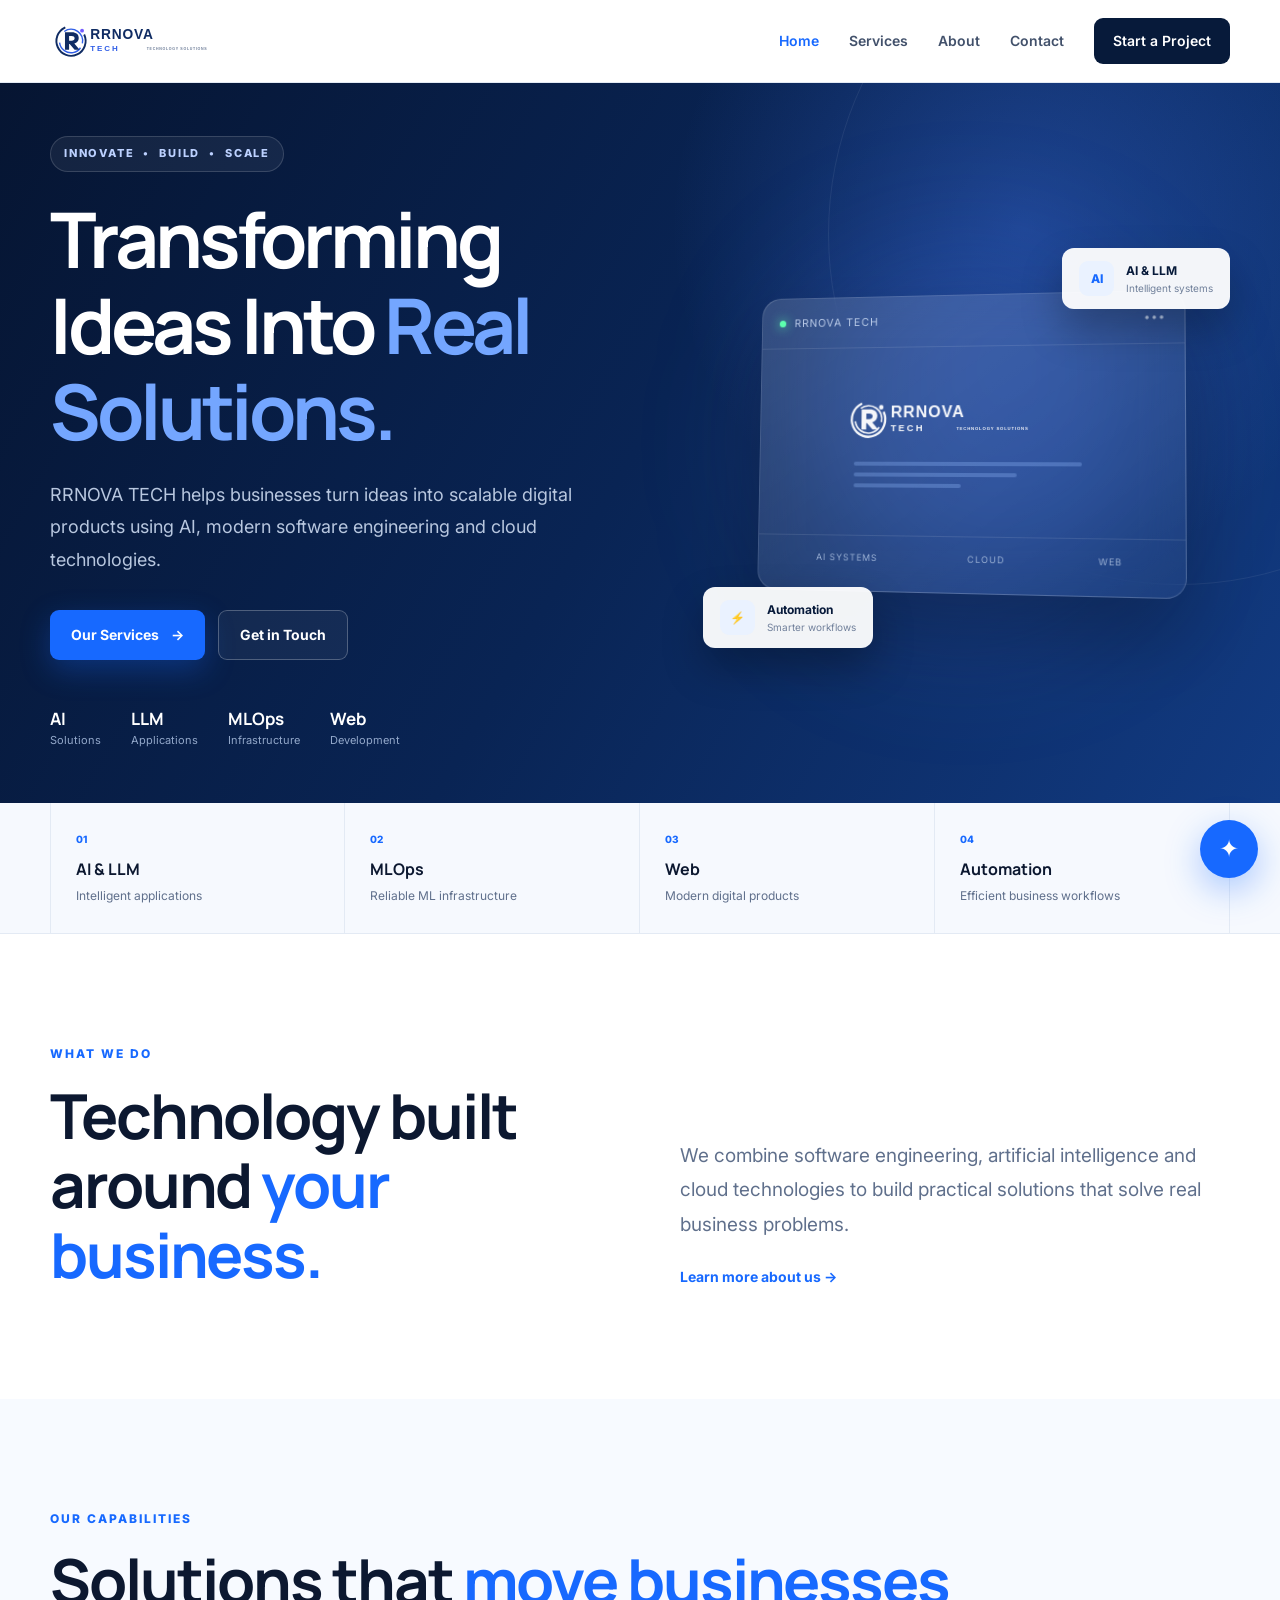
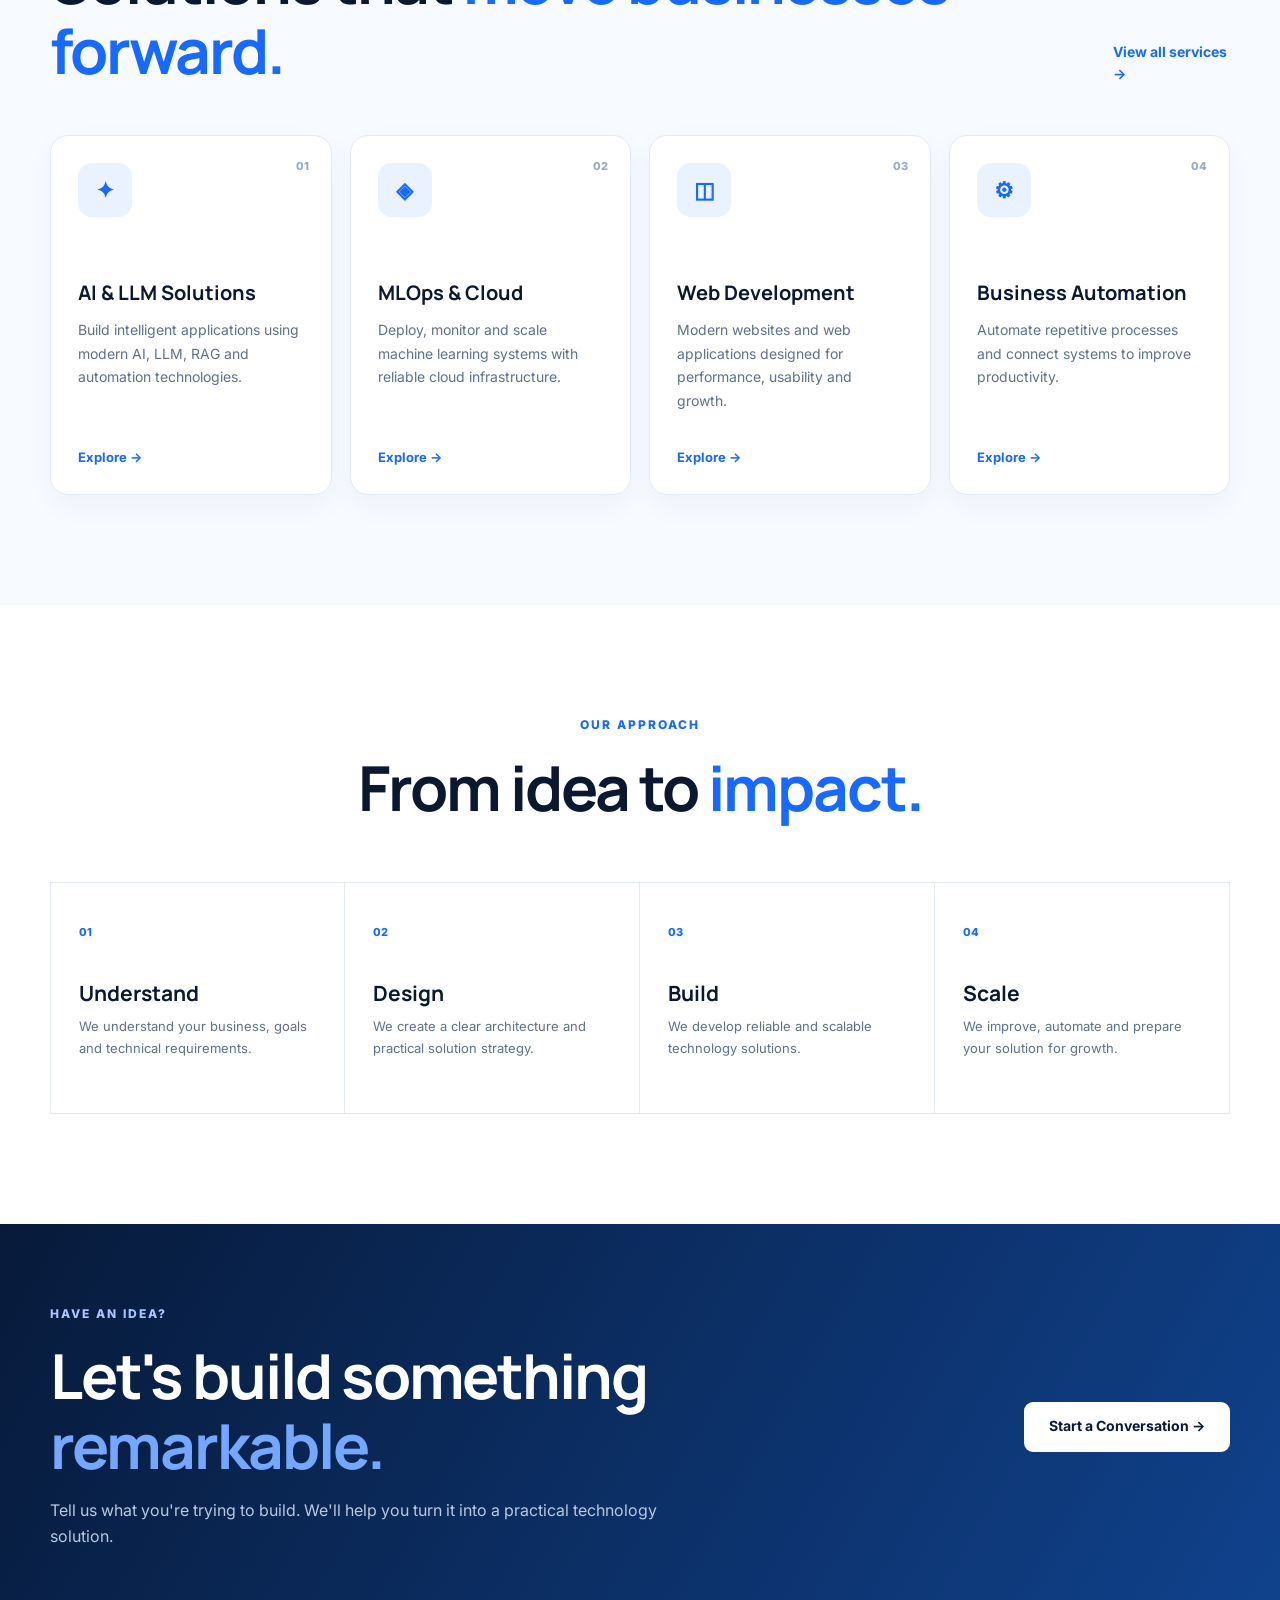
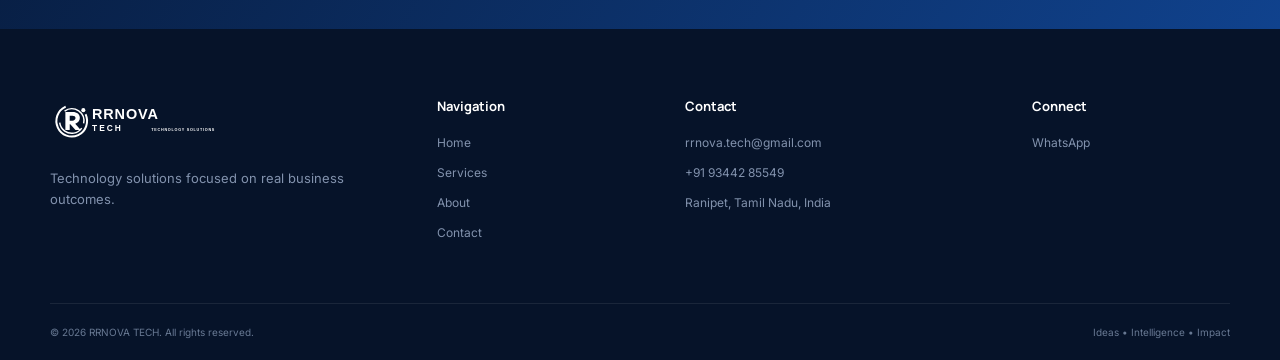
<file: index.html>
<!DOCTYPE html>
<html lang="en">
<head>
    <meta charset="UTF-8">

    <meta
        name="viewport"
        content="width=device-width, initial-scale=1.0"
    >

    <meta
        name="description"
        content="RRNOVA TECH provides AI, LLM, MLOps, cloud, web development and business automation solutions."
    >

    <meta
        name="keywords"
        content="RRNOVA TECH, AI solutions, LLM, MLOps, web development, automation, Ranipet"
    >

    <meta name="author" content="RRNOVA TECH">

    <title>RRNOVA TECH | Technology Solutions</title>

    <link rel="icon" href="images/logo.svg">

    <link rel="preconnect" href="https://fonts.googleapis.com">
    <link rel="preconnect" href="https://fonts.gstatic.com" crossorigin>

    <link
        href="https://fonts.googleapis.com/css2?family=Inter:wght@400;500;600;700;800&family=Manrope:wght@500;600;700;800&display=swap"
        rel="stylesheet"
    >

    <link rel="stylesheet" href="styles.css">
</head>

<body>

<!-- ================= NAVBAR ================= -->

<header class="navbar">

    <div class="container nav-container">

        <a href="index.html" class="brand">
            <img
                src="images/logo.svg"
                alt="RRNOVA TECH"
                class="logo"
            >
        </a>

        <button
            class="menu-toggle"
            id="menuToggle"
            aria-label="Open navigation"
        >
            ☰
        </button>

        <nav class="nav-links" id="navLinks">

            <a href="index.html" class="active">
                Home
            </a>

            <a href="services.html">
                Services
            </a>

            <a href="about.html">
                About
            </a>

            <a href="contact.html">
                Contact
            </a>

            <a
                href="contact.html"
                class="nav-button"
            >
                Start a Project
            </a>

        </nav>

    </div>

</header>


<!-- ================= HERO ================= -->

<main>

<section class="hero">

    <div class="container hero-grid">

        <div class="hero-content">

            <div class="eyebrow">
                INNOVATE <span>•</span> BUILD <span>•</span> SCALE
            </div>

            <h1>
                Transforming Ideas Into
                <span>Real Solutions.</span>
            </h1>

            <p class="hero-text">
                RRNOVA TECH helps businesses turn ideas into
                scalable digital products using AI, modern
                software engineering and cloud technologies.
            </p>

            <div class="hero-buttons">

                <a
                    href="services.html"
                    class="btn btn-primary"
                >
                    Our Services
                    <span>→</span>
                </a>

                <a
                    href="contact.html"
                    class="btn btn-outline"
                >
                    Get in Touch
                </a>

            </div>

            <div class="hero-stats">

                <div>
                    <strong>AI</strong>
                    <span>Solutions</span>
                </div>

                <div>
                    <strong>LLM</strong>
                    <span>Applications</span>
                </div>

                <div>
                    <strong>MLOps</strong>
                    <span>Infrastructure</span>
                </div>

                <div>
                    <strong>Web</strong>
                    <span>Development</span>
                </div>

            </div>

        </div>


        <!-- HERO VISUAL -->

        <div class="hero-visual">

            <div class="visual-glow"></div>

            <div class="tech-card main-card">

                <div class="card-top">

                    <span class="status-dot"></span>

                    <span>
                        RRNOVA TECH
                    </span>

                    <span class="card-menu">
                        •••
                    </span>

                </div>

                <div class="screen-content">

                    <img
                        src="images/logo.svg"
                        alt="RRNOVA TECH Logo"
                        class="hero-logo"
                    >

                    <div class="screen-lines">

                        <span></span>
                        <span></span>
                        <span></span>

                    </div>

                </div>

                <div class="card-bottom">

                    <span>AI SYSTEMS</span>
                    <span>CLOUD</span>
                    <span>WEB</span>

                </div>

            </div>


            <div class="floating-card floating-one">

                <div class="floating-icon">
                    AI
                </div>

                <div>
                    <strong>AI & LLM</strong>
                    <small>Intelligent systems</small>
                </div>

            </div>


            <div class="floating-card floating-two">

                <div class="floating-icon">
                    ⚡
                </div>

                <div>
                    <strong>Automation</strong>
                    <small>Smarter workflows</small>
                </div>

            </div>

        </div>

    </div>

</section>


<!-- ================= CAPABILITIES ================= -->

<section class="capabilities">

    <div class="container">

        <div class="capability-grid">

            <div>
                <span>01</span>
                <strong>AI & LLM</strong>
                <p>Intelligent applications</p>
            </div>

            <div>
                <span>02</span>
                <strong>MLOps</strong>
                <p>Reliable ML infrastructure</p>
            </div>

            <div>
                <span>03</span>
                <strong>Web</strong>
                <p>Modern digital products</p>
            </div>

            <div>
                <span>04</span>
                <strong>Automation</strong>
                <p>Efficient business workflows</p>
            </div>

        </div>

    </div>

</section>


<!-- ================= INTRO ================= -->

<section class="section">

    <div class="container intro-grid">

        <div>

            <div class="section-label">
                WHAT WE DO
            </div>

            <h2>
                Technology built around
                <span>your business.</span>
            </h2>

        </div>

        <div>

            <p class="large-text">
                We combine software engineering, artificial
                intelligence and cloud technologies to build
                practical solutions that solve real business
                problems.
            </p>

            <a
                href="about.html"
                class="text-link"
            >
                Learn more about us →
            </a>

        </div>

    </div>

</section>


<!-- ================= SERVICES ================= -->

<section class="section services-section">

    <div class="container">

        <div class="section-heading">

            <div>

                <div class="section-label">
                    OUR CAPABILITIES
                </div>

                <h2>
                    Solutions that
                    <span>move businesses forward.</span>
                </h2>

            </div>

            <a
                href="services.html"
                class="text-link"
            >
                View all services →
            </a>

        </div>


        <div class="services-grid">

            <article class="service-card">

                <div class="service-number">
                    01
                </div>

                <div class="service-icon">
                    ✦
                </div>

                <h3>
                    AI & LLM Solutions
                </h3>

                <p>
                    Build intelligent applications using
                    modern AI, LLM, RAG and automation
                    technologies.
                </p>

                <a href="services.html">
                    Explore →
                </a>

            </article>


            <article class="service-card">

                <div class="service-number">
                    02
                </div>

                <div class="service-icon">
                    ◈
                </div>

                <h3>
                    MLOps & Cloud
                </h3>

                <p>
                    Deploy, monitor and scale machine learning
                    systems with reliable cloud infrastructure.
                </p>

                <a href="services.html">
                    Explore →
                </a>

            </article>


            <article class="service-card">

                <div class="service-number">
                    03
                </div>

                <div class="service-icon">
                    ◫
                </div>

                <h3>
                    Web Development
                </h3>

                <p>
                    Modern websites and web applications
                    designed for performance, usability and
                    growth.
                </p>

                <a href="services.html">
                    Explore →
                </a>

            </article>


            <article class="service-card">

                <div class="service-number">
                    04
                </div>

                <div class="service-icon">
                    ⚙
                </div>

                <h3>
                    Business Automation
                </h3>

                <p>
                    Automate repetitive processes and connect
                    systems to improve productivity.
                </p>

                <a href="services.html">
                    Explore →
                </a>

            </article>

        </div>

    </div>

</section>


<!-- ================= PROCESS ================= -->

<section class="process-section">

    <div class="container">

        <div class="section-heading centered">

            <div>

                <div class="section-label">
                    OUR APPROACH
                </div>

                <h2>
                    From idea to
                    <span>impact.</span>
                </h2>

            </div>

        </div>


        <div class="process-grid">

            <div class="process-item">

                <span>01</span>

                <h3>
                    Understand
                </h3>

                <p>
                    We understand your business,
                    goals and technical requirements.
                </p>

            </div>


            <div class="process-item">

                <span>02</span>

                <h3>
                    Design
                </h3>

                <p>
                    We create a clear architecture and
                    practical solution strategy.
                </p>

            </div>


            <div class="process-item">

                <span>03</span>

                <h3>
                    Build
                </h3>

                <p>
                    We develop reliable and scalable
                    technology solutions.
                </p>

            </div>


            <div class="process-item">

                <span>04</span>

                <h3>
                    Scale
                </h3>

                <p>
                    We improve, automate and prepare
                    your solution for growth.
                </p>

            </div>

        </div>

    </div>

</section>


<!-- ================= CTA ================= -->

<section class="cta-section">

    <div class="container cta-content">

        <div>

            <div class="section-label light">
                HAVE AN IDEA?
            </div>

            <h2>
                Let's build something
                <span>remarkable.</span>
            </h2>

            <p>
                Tell us what you're trying to build.
                We'll help you turn it into a practical
                technology solution.
            </p>

        </div>

        <a
            href="contact.html"
            class="btn btn-white"
        >
            Start a Conversation →
        </a>

    </div>

</section>

</main>


<!-- ================= FOOTER ================= -->

<footer class="footer">

    <div class="container footer-grid">

        <div class="footer-brand">

            <img
                src="images/logo.svg"
                alt="RRNOVA TECH"
                class="footer-logo"
            >

            <p>
                Technology solutions focused on real
                business outcomes.
            </p>

        </div>


        <div class="footer-column">

            <h4>
                Navigation
            </h4>

            <a href="index.html">
                Home
            </a>

            <a href="services.html">
                Services
            </a>

            <a href="about.html">
                About
            </a>

            <a href="contact.html">
                Contact
            </a>

        </div>


        <div class="footer-column">

            <h4>
                Contact
            </h4>

            <a href="mailto:rrnova.tech@gmail.com">
                rrnova.tech@gmail.com
            </a>

            <a href="tel:+919344285549">
                +91 93442 85549
            </a>

            <span>
                Ranipet, Tamil Nadu, India
            </span>

        </div>


        <div class="footer-column">

            <h4>
                Connect
            </h4>

            <a
                href="https://wa.me/919344285549"
                target="_blank"
                rel="noopener"
            >
                WhatsApp
            </a>

        </div>

    </div>


    <div class="container footer-bottom">

        <span>
            © 2026 RRNOVA TECH. All rights reserved.
        </span>

        <span>
            Ideas • Intelligence • Impact
        </span>

    </div>

</footer>


<!-- CHATBOT -->

<div
    class="chatbot"
    id="chatbot"
>

    <button
        class="chatbot-button"
        id="chatbotButton"
        aria-label="Open RRNOVA Assistant"
    >
        ✦
    </button>


    <div
        class="chatbot-window"
        id="chatbotWindow"
    >

        <div class="chatbot-header">

            <div>

                <strong>
                    RRNOVA Assistant
                </strong>

                <span>
                    Online
                </span>

            </div>

            <button
                id="chatbotClose"
                aria-label="Close chatbot"
            >
                ×
            </button>

        </div>


        <div
            class="chatbot-messages"
            id="chatbotMessages"
        >

            <div class="bot-message">
                Hi! 👋 I'm the RRNOVA Assistant.
                How can I help you?
            </div>

        </div>


        <div class="chatbot-quick">

            <button data-question="What services do you provide?">
                Services
            </button>

            <button data-question="Tell me about AI and LLM solutions">
                AI / LLM
            </button>

            <button data-question="How can I contact you?">
                Contact
            </button>

        </div>


        <form
            class="chatbot-input"
            id="chatbotForm"
        >

            <input
                type="text"
                id="chatbotInput"
                placeholder="Ask something..."
                autocomplete="off"
            >

            <button type="submit">
                →
            </button>

        </form>

    </div>

</div>


<script src="chatbot.js"></script>

<script>

const menuToggle =
    document.getElementById("menuToggle");

const navLinks =
    document.getElementById("navLinks");

menuToggle.addEventListener("click", () => {

    navLinks.classList.toggle("open");

});

</script>

</body>
</html>
</file>
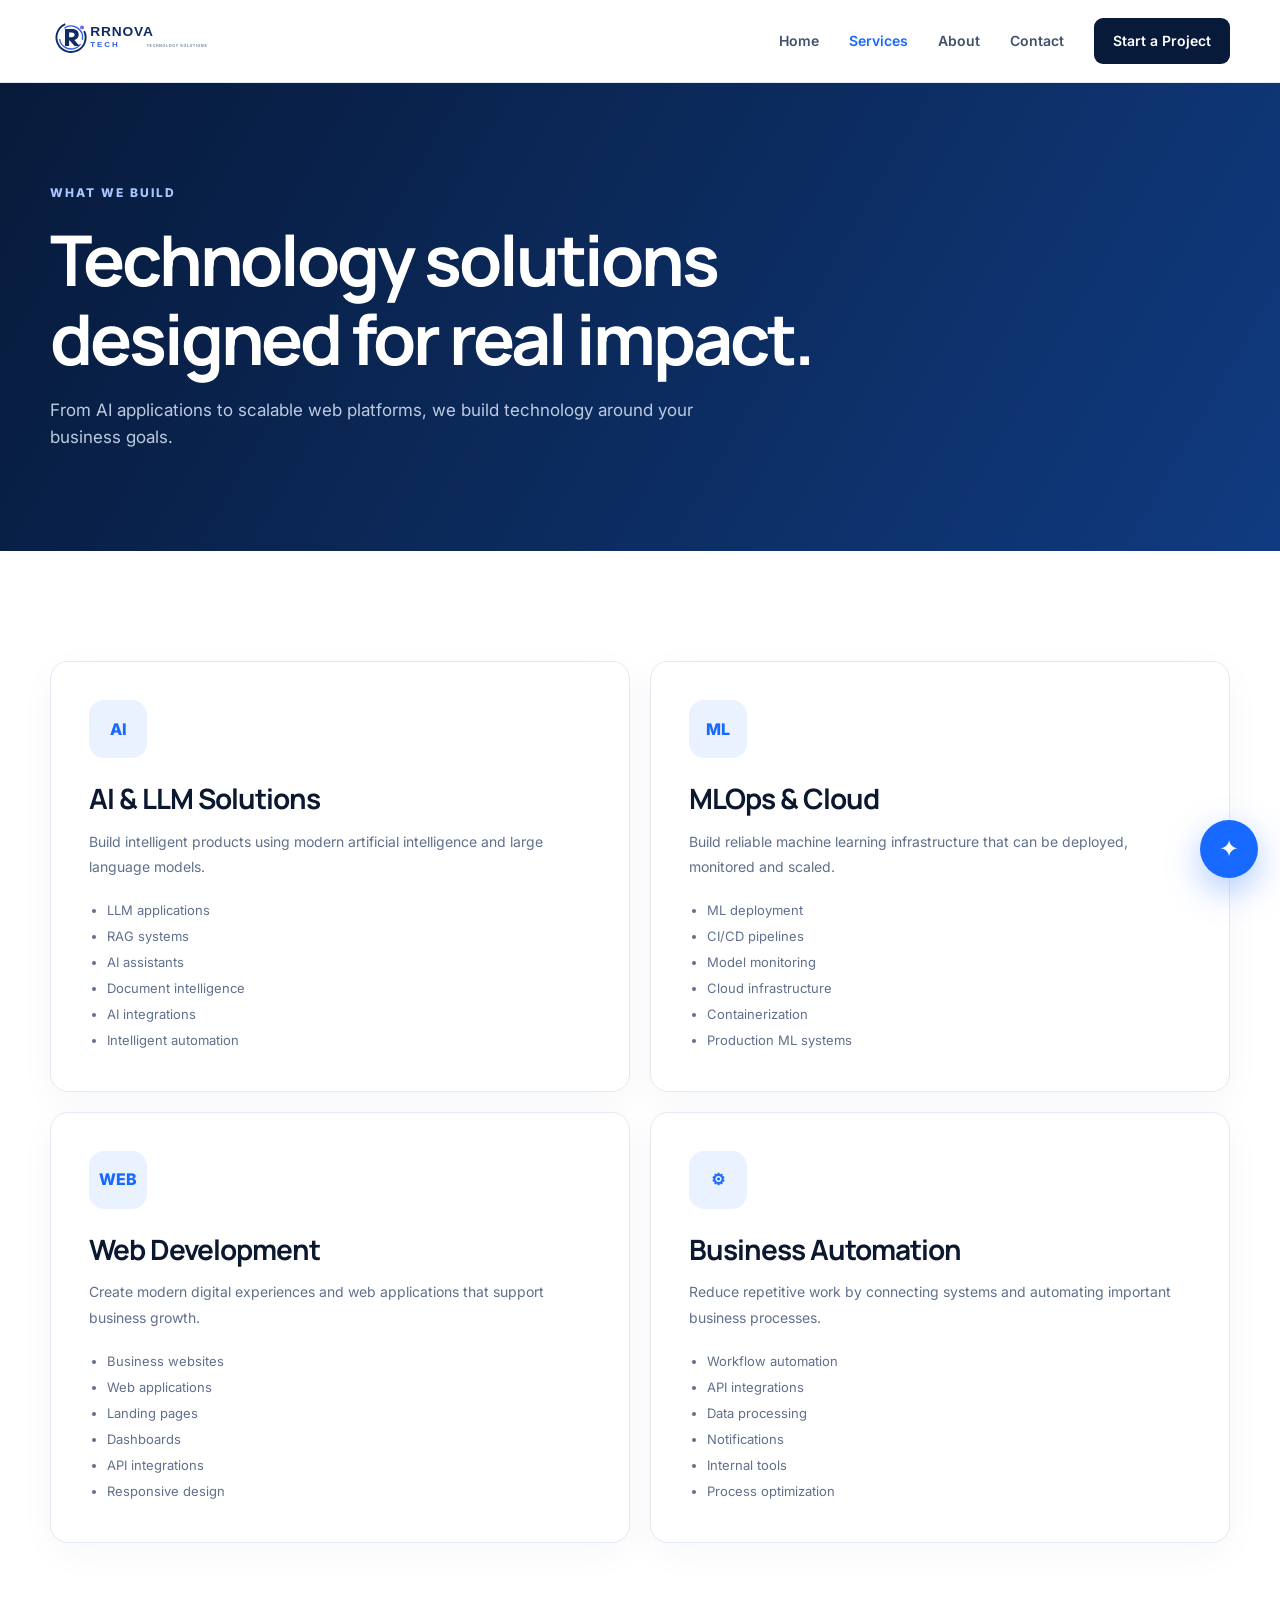
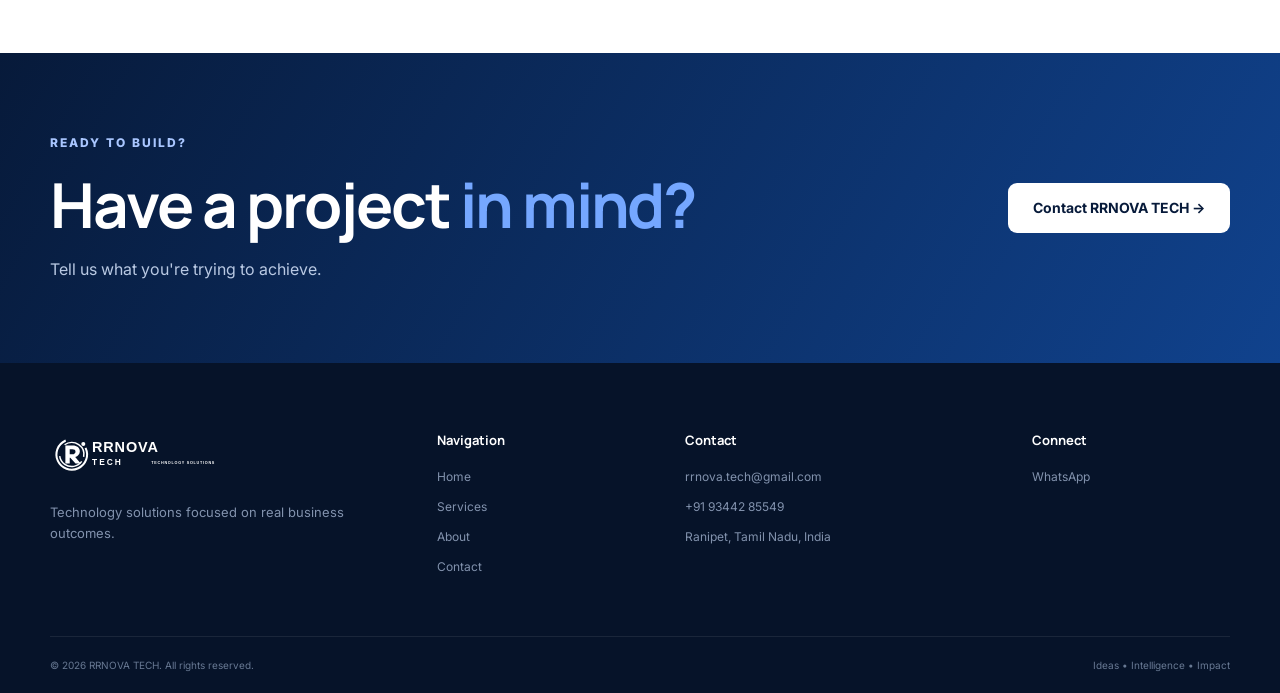
<file: about.html>
<!DOCTYPE html>
<html lang="en">

<head>

    <meta charset="UTF-8">

    <meta
        name="viewport"
        content="width=device-width, initial-scale=1.0"
    >

    <meta
        name="description"
        content="RRNOVA TECH services including AI, LLM, MLOps, cloud, web development and business automation."
    >

    <title>Services | RRNOVA TECH</title>

    <link rel="icon" href="images/logo.svg">

    <link
        href="https://fonts.googleapis.com/css2?family=Inter:wght@400;500;600;700;800&family=Manrope:wght@500;600;700;800&display=swap"
        rel="stylesheet"
    >

    <link rel="stylesheet" href="styles.css">

</head>

<body>


<header class="navbar">

    <div class="container nav-container">

        <a href="index.html">
            <img
                src="images/logo.svg"
                class="logo"
                alt="RRNOVA TECH"
            >
        </a>

        <button
            class="menu-toggle"
            id="menuToggle"
        >
            ☰
        </button>

        <nav
            class="nav-links"
            id="navLinks"
        >

            <a href="index.html">
                Home
            </a>

            <a
                href="services.html"
                class="active"
            >
                Services
            </a>

            <a href="about.html">
                About
            </a>

            <a href="contact.html">
                Contact
            </a>

            <a
                href="contact.html"
                class="nav-button"
            >
                Start a Project
            </a>

        </nav>

    </div>

</header>


<section class="page-hero">

    <div class="container">

        <div class="section-label light">
            WHAT WE BUILD
        </div>

        <h1>
            Technology solutions
            designed for real impact.
        </h1>

        <p>
            From AI applications to scalable web platforms,
            we build technology around your business goals.
        </p>

    </div>

</section>


<section class="section">

    <div class="container">

        <div class="service-detail-grid">


            <article class="service-detail">

                <div class="service-detail-icon">
                    AI
                </div>

                <h2>
                    AI & LLM
                    <span>Solutions</span>
                </h2>

                <p>
                    Build intelligent products using modern
                    artificial intelligence and large language
                    models.
                </p>

                <ul>

                    <li>LLM applications</li>

                    <li>RAG systems</li>

                    <li>AI assistants</li>

                    <li>Document intelligence</li>

                    <li>AI integrations</li>

                    <li>Intelligent automation</li>

                </ul>

            </article>


            <article class="service-detail">

                <div class="service-detail-icon">
                    ML
                </div>

                <h2>
                    MLOps &
                    <span>Cloud</span>
                </h2>

                <p>
                    Build reliable machine learning infrastructure
                    that can be deployed, monitored and scaled.
                </p>

                <ul>

                    <li>ML deployment</li>

                    <li>CI/CD pipelines</li>

                    <li>Model monitoring</li>

                    <li>Cloud infrastructure</li>

                    <li>Containerization</li>

                    <li>Production ML systems</li>

                </ul>

            </article>


            <article class="service-detail">

                <div class="service-detail-icon">
                    WEB
                </div>

                <h2>
                    Web
                    <span>Development</span>
                </h2>

                <p>
                    Create modern digital experiences and
                    web applications that support business growth.
                </p>

                <ul>

                    <li>Business websites</li>

                    <li>Web applications</li>

                    <li>Landing pages</li>

                    <li>Dashboards</li>

                    <li>API integrations</li>

                    <li>Responsive design</li>

                </ul>

            </article>


            <article class="service-detail">

                <div class="service-detail-icon">
                    ⚙
                </div>

                <h2>
                    Business
                    <span>Automation</span>
                </h2>

                <p>
                    Reduce repetitive work by connecting systems
                    and automating important business processes.
                </p>

                <ul>

                    <li>Workflow automation</li>

                    <li>API integrations</li>

                    <li>Data processing</li>

                    <li>Notifications</li>

                    <li>Internal tools</li>

                    <li>Process optimization</li>

                </ul>

            </article>


        </div>

    </div>

</section>


<section class="cta-section">

    <div class="container cta-content">

        <div>

            <div class="section-label light">
                READY TO BUILD?
            </div>

            <h2>
                Have a project
                <span>in mind?</span>
            </h2>

            <p>
                Tell us what you're trying to achieve.
            </p>

        </div>

        <a
            href="contact.html"
            class="btn btn-white"
        >
            Contact RRNOVA TECH →
        </a>

    </div>

</section>


<footer class="footer">

    <div class="container footer-grid">

        <div class="footer-brand">

            <img
                src="images/logo.svg"
                class="footer-logo"
                alt="RRNOVA TECH"
            >

            <p>
                Technology solutions focused on real
                business outcomes.
            </p>

        </div>


        <div class="footer-column">

            <h4>Navigation</h4>

            <a href="index.html">Home</a>
            <a href="services.html">Services</a>
            <a href="about.html">About</a>
            <a href="contact.html">Contact</a>

        </div>


        <div class="footer-column">

            <h4>Contact</h4>

            <a href="mailto:rrnova.tech@gmail.com">
                rrnova.tech@gmail.com
            </a>

            <a href="tel:+919344285549">
                +91 93442 85549
            </a>

            <span>
                Ranipet, Tamil Nadu, India
            </span>

        </div>


        <div class="footer-column">

            <h4>Connect</h4>

            <a
                href="https://wa.me/919344285549"
                target="_blank"
                rel="noopener"
            >
                WhatsApp
            </a>

        </div>

    </div>


    <div class="container footer-bottom">

        <span>
            © 2026 RRNOVA TECH. All rights reserved.
        </span>

        <span>
            Ideas • Intelligence • Impact
        </span>

    </div>

</footer>


<div class="chatbot">

    <button
        class="chatbot-button"
        id="chatbotButton"
    >
        ✦
    </button>

    <div
        class="chatbot-window"
        id="chatbotWindow"
    >

        <div class="chatbot-header">

            <div>
                <strong>RRNOVA Assistant</strong>
                <span>Online</span>
            </div>

            <button id="chatbotClose">
                ×
            </button>

        </div>

        <div
            class="chatbot-messages"
            id="chatbotMessages"
        >

            <div class="bot-message">
                Hi! 👋 How can I help?
            </div>

        </div>

        <div class="chatbot-quick">

            <button data-question="What services do you provide?">
                Services
            </button>

            <button data-question="Tell me about AI solutions">
                AI
            </button>

            <button data-question="How can I contact you?">
                Contact
            </button>

        </div>

        <form
            class="chatbot-input"
            id="chatbotForm"
        >

            <input
                id="chatbotInput"
                placeholder="Ask something..."
            >

            <button>
                →
            </button>

        </form>

    </div>

</div>


<script src="chatbot.js"></script>

<script>

document
    .getElementById("menuToggle")
    .addEventListener("click", () => {

        document
            .getElementById("navLinks")
            .classList.toggle("open");

    });

</script>

</body>
</html>
</file>
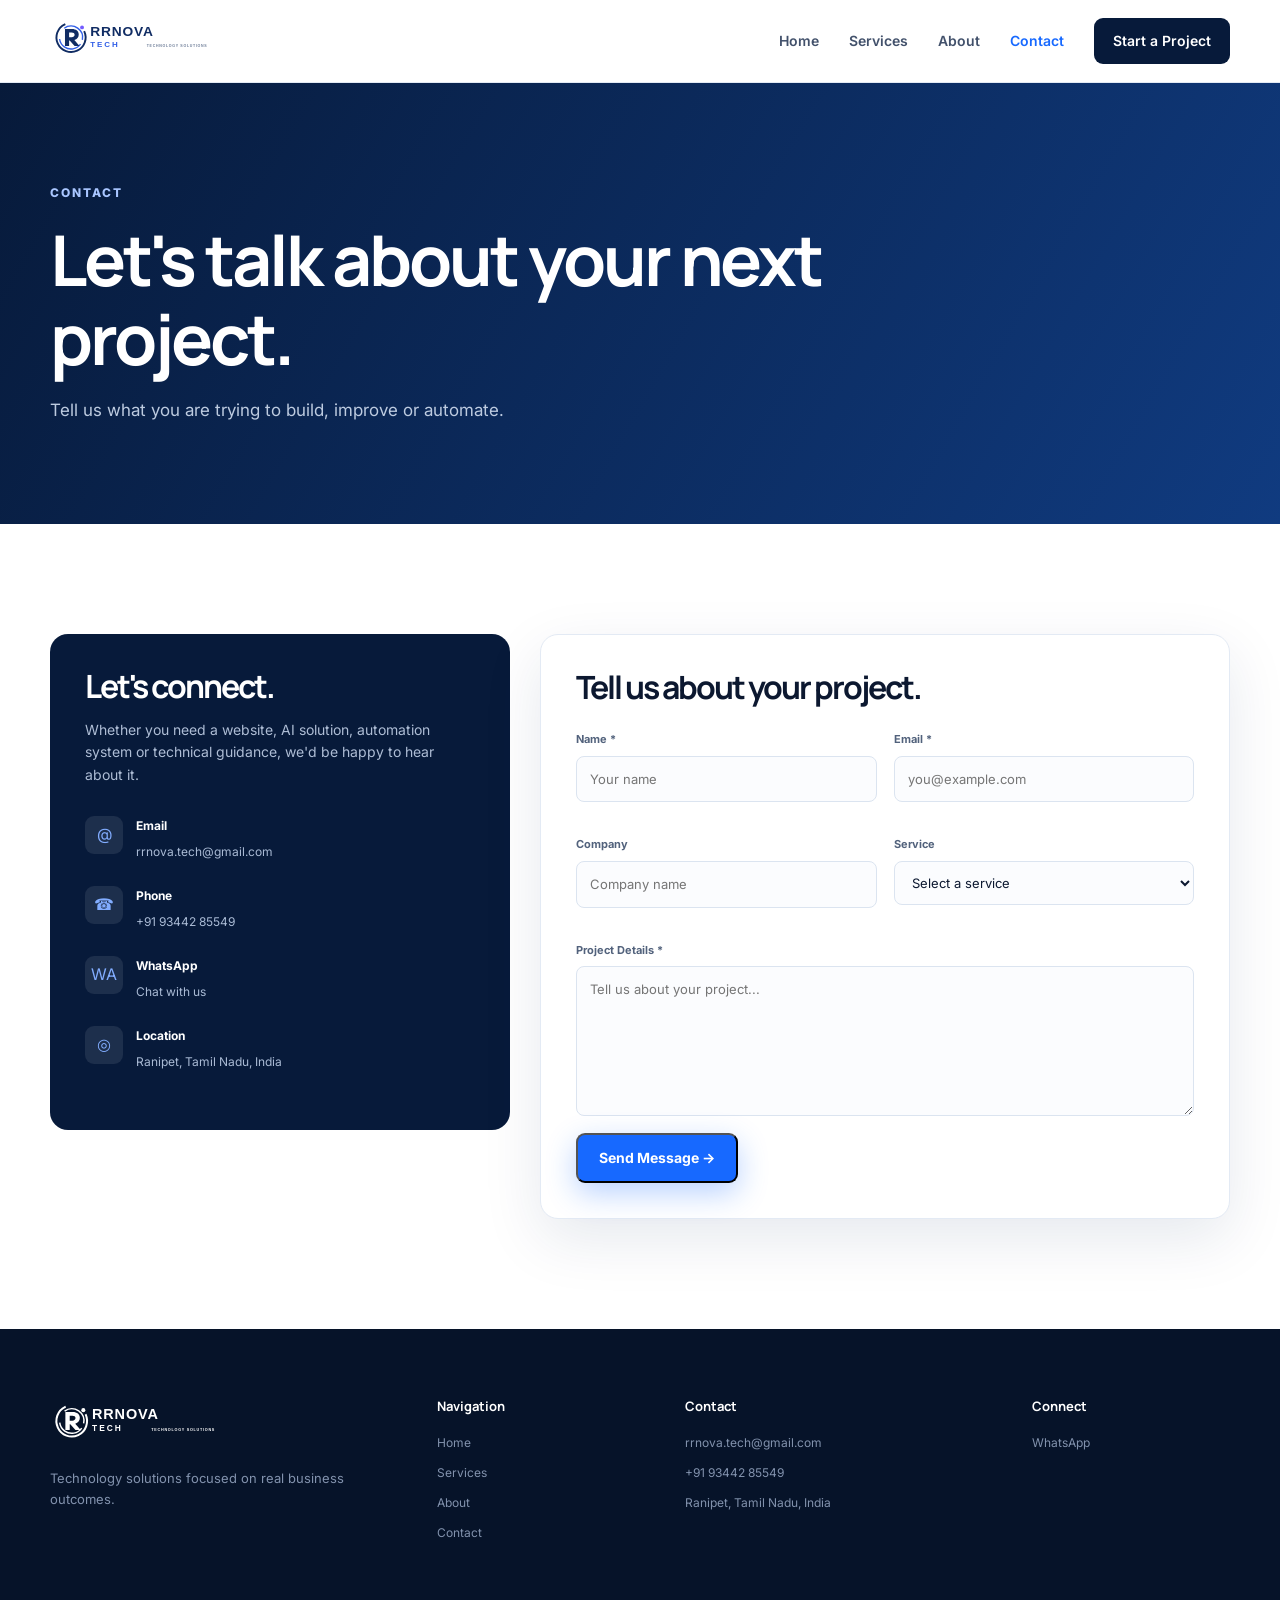
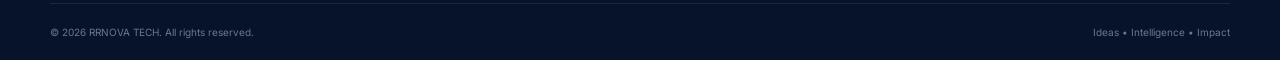
<file: contact.html>
<!DOCTYPE html>
<html lang="en">

<head>

    <meta charset="UTF-8">

    <meta
        name="viewport"
        content="width=device-width, initial-scale=1.0"
    >

    <meta
        name="description"
        content="Contact RRNOVA TECH for AI, LLM, MLOps, web development and automation projects."
    >

    <title>Contact | RRNOVA TECH</title>

    <link rel="icon" href="images/logo.svg">

    <link
        href="https://fonts.googleapis.com/css2?family=Inter:wght@400;500;600;700;800&family=Manrope:wght@500;600;700;800&display=swap"
        rel="stylesheet"
    >

    <link rel="stylesheet" href="styles.css">

</head>

<body>


<header class="navbar">

    <div class="container nav-container">

        <a href="index.html">

            <img
                src="images/logo.svg"
                class="logo"
                alt="RRNOVA TECH"
            >

        </a>

        <button
            class="menu-toggle"
            id="menuToggle"
        >
            ☰
        </button>

        <nav
            class="nav-links"
            id="navLinks"
        >

            <a href="index.html">
                Home
            </a>

            <a href="services.html">
                Services
            </a>

            <a href="about.html">
                About
            </a>

            <a
                href="contact.html"
                class="active"
            >
                Contact
            </a>

            <a
                href="contact.html"
                class="nav-button"
            >
                Start a Project
            </a>

        </nav>

    </div>

</header>


<section class="page-hero">

    <div class="container">

        <div class="section-label light">
            CONTACT
        </div>

        <h1>
            Let's talk about
            your next project.
        </h1>

        <p>
            Tell us what you are trying to build,
            improve or automate.
        </p>

    </div>

</section>


<section class="section">

    <div class="container contact-grid">


        <!-- CONTACT INFORMATION -->

        <div class="contact-info">

            <h2>
                Let's connect.
            </h2>

            <p>
                Whether you need a website, AI solution,
                automation system or technical guidance,
                we'd be happy to hear about it.
            </p>


            <div class="contact-item">

                <div class="contact-icon">
                    @
                </div>

                <div>

                    <strong>
                        Email
                    </strong>

                    <a href="mailto:rrnova.tech@gmail.com">
                        rrnova.tech@gmail.com
                    </a>

                </div>

            </div>


            <div class="contact-item">

                <div class="contact-icon">
                    ☎
                </div>

                <div>

                    <strong>
                        Phone
                    </strong>

                    <a href="tel:+919344285549">
                        +91 93442 85549
                    </a>

                </div>

            </div>


            <div class="contact-item">

                <div class="contact-icon">
                    WA
                </div>

                <div>

                    <strong>
                        WhatsApp
                    </strong>

                    <a
                        href="https://wa.me/919344285549"
                        target="_blank"
                        rel="noopener"
                    >
                        Chat with us
                    </a>

                </div>

            </div>


            <div class="contact-item">

                <div class="contact-icon">
                    ◎
                </div>

                <div>

                    <strong>
                        Location
                    </strong>

                    <span>
                        Ranipet, Tamil Nadu, India
                    </span>

                </div>

            </div>

        </div>


        <!-- CONTACT FORM -->

        <div class="contact-form">

            <h2>
                Tell us about your project.
            </h2>


            <form
                name="project-inquiry"
                method="POST"
                data-netlify="true"
                netlify-honeypot="bot-field"
                action="success.html"
            >

                <input
                    type="hidden"
                    name="form-name"
                    value="project-inquiry"
                >


                <p hidden>

                    <label>
                        Don't fill this out:
                        <input name="bot-field">
                    </label>

                </p>


                <div class="form-grid">


                    <div class="form-group">

                        <label for="name">
                            Name *
                        </label>

                        <input
                            type="text"
                            id="name"
                            name="name"
                            required
                            placeholder="Your name"
                        >

                    </div>


                    <div class="form-group">

                        <label for="email">
                            Email *
                        </label>

                        <input
                            type="email"
                            id="email"
                            name="email"
                            required
                            placeholder="you@example.com"
                        >

                    </div>


                    <div class="form-group">

                        <label for="company">
                            Company
                        </label>

                        <input
                            type="text"
                            id="company"
                            name="company"
                            placeholder="Company name"
                        >

                    </div>


                    <div class="form-group">

                        <label for="service">
                            Service
                        </label>

                        <select
                            id="service"
                            name="service"
                        >

                            <option value="">
                                Select a service
                            </option>

                            <option value="AI & LLM">
                                AI & LLM Solutions
                            </option>

                            <option value="MLOps">
                                MLOps & Cloud
                            </option>

                            <option value="Web Development">
                                Web Development
                            </option>

                            <option value="Automation">
                                Business Automation
                            </option>

                            <option value="Other">
                                Other
                            </option>

                        </select>

                    </div>


                    <div class="form-group full">

                        <label for="message">
                            Project Details *
                        </label>

                        <textarea
                            id="message"
                            name="message"
                            required
                            placeholder="Tell us about your project..."
                        ></textarea>

                    </div>


                </div>


                <button
                    type="submit"
                    class="btn btn-primary"
                >
                    Send Message →
                </button>

            </form>

        </div>

    </div>

</section>


<footer class="footer">

    <div class="container footer-grid">

        <div class="footer-brand">

            <img
                src="images/logo.svg"
                class="footer-logo"
                alt="RRNOVA TECH"
            >

            <p>
                Technology solutions focused on real
                business outcomes.
            </p>

        </div>


        <div class="footer-column">

            <h4>Navigation</h4>

            <a href="index.html">Home</a>
            <a href="services.html">Services</a>
            <a href="about.html">About</a>
            <a href="contact.html">Contact</a>

        </div>


        <div class="footer-column">

            <h4>Contact</h4>

            <a href="mailto:rrnova.tech@gmail.com">
                rrnova.tech@gmail.com
            </a>

            <a href="tel:+919344285549">
                +91 93442 85549
            </a>

            <span>
                Ranipet, Tamil Nadu, India
            </span>

        </div>


        <div class="footer-column">

            <h4>Connect</h4>

            <a
                href="https://wa.me/919344285549"
                target="_blank"
                rel="noopener"
            >
                WhatsApp
            </a>

        </div>

    </div>


    <div class="container footer-bottom">

        <span>
            © 2026 RRNOVA TECH. All rights reserved.
        </span>

        <span>
            Ideas • Intelligence • Impact
        </span>

    </div>

</footer>


<script>

document
    .getElementById("menuToggle")
    .addEventListener("click", () => {

        document
            .getElementById("navLinks")
            .classList.toggle("open");

    });

</script>

</body>
</html>
</file>
<file: styles.css>
/* =========================================================
   RRNOVA TECH
   Main Stylesheet
========================================================= */

:root {

    --navy: #071a3a;
    --navy-2: #0b2450;

    --blue: #1769ff;
    --blue-light: #eaf2ff;

    --purple: #635bff;

    --text: #0c1830;
    --text-light: #60708c;

    --white: #ffffff;
    --light: #f7faff;
    --border: #e3eaf4;

    --shadow:
        0 20px 60px rgba(10, 42, 90, 0.10);

    --radius: 18px;

    --container: 1180px;
}


/* ================= RESET ================= */

* {
    margin: 0;
    padding: 0;
    box-sizing: border-box;
}

html {
    scroll-behavior: smooth;
}

body {

    font-family:
        "Inter",
        Arial,
        sans-serif;

    color: var(--text);

    background: var(--white);

    line-height: 1.6;

    overflow-x: hidden;
}

img {
    max-width: 100%;
}

a {
    color: inherit;
    text-decoration: none;
}

button,
input,
textarea,
select {
    font: inherit;
}


/* ================= GLOBAL ================= */

.container {

    width: min(
        calc(100% - 40px),
        var(--container)
    );

    margin-inline: auto;
}

.section {

    padding: 110px 0;

}

.section-label {

    font-size: 12px;

    font-weight: 800;

    letter-spacing: 2px;

    color: var(--blue);

    margin-bottom: 18px;
}

.section-label.light {
    color: #a9c6ff;
}

h1,
h2,
h3,
h4 {

    font-family:
        "Manrope",
        Arial,
        sans-serif;

    line-height: 1.12;
}

h2 {

    font-size:
        clamp(38px, 5vw, 62px);

    letter-spacing: -2px;

}

h2 span {
    color: var(--blue);
}

p {
    color: var(--text-light);
}


/* ================= NAVBAR ================= */

.navbar {

    position: sticky;

    top: 0;

    z-index: 1000;

    background:
        rgba(255,255,255,.94);

    backdrop-filter:
        blur(20px);

    border-bottom:
        1px solid var(--border);
}

.nav-container {

    height: 82px;

    display: flex;

    align-items: center;

    justify-content: space-between;

    gap: 30px;
}

.brand {
    display: flex;
    align-items: center;
}

.logo {

    width: 210px;

    height: 55px;

    object-fit: contain;

    object-position: left center;
}

.nav-links {

    display: flex;

    align-items: center;

    gap: 30px;
}

.nav-links a {

    font-size: 14px;

    font-weight: 600;

    color: #42516b;

    transition: .25s;
}

.nav-links a:hover,
.nav-links a.active {

    color: var(--blue);
}

.nav-button {

    padding:
        12px 19px;

    color: white !important;

    background:
        var(--navy);

    border-radius:
        9px;

}

.nav-button:hover {

    background:
        var(--blue);

}

.menu-toggle {

    display: none;

    border: 0;

    background: transparent;

    font-size: 27px;

    cursor: pointer;

    color: var(--navy);
}


/* ================= HERO ================= */

.hero {

    position: relative;

    min-height: 720px;

    display: flex;

    align-items: center;

    color: white;

    background:

        radial-gradient(
            circle at 80% 20%,
            rgba(72,127,255,.30),
            transparent 30%
        ),

        linear-gradient(
            120deg,
            #061532 0%,
            #092454 50%,
            #123b83 100%
        );

    overflow: hidden;
}

.hero::before {

    content: "";

    position: absolute;

    width: 700px;
    height: 700px;

    border-radius: 50%;

    border:
        1px solid rgba(255,255,255,.07);

    right: -250px;
    top: -200px;
}

.hero-grid {

    position: relative;

    z-index: 2;

    display: grid;

    grid-template-columns:
        1.05fr .95fr;

    gap: 70px;

    align-items: center;
}

.eyebrow {

    display: inline-flex;

    gap: 9px;

    padding:
        8px 13px;

    margin-bottom: 24px;

    border:
        1px solid rgba(255,255,255,.15);

    border-radius: 100px;

    background:
        rgba(255,255,255,.06);

    font-size: 11px;

    font-weight: 800;

    letter-spacing: 1.8px;

    color: #bcd1ff;
}

.hero h1 {

    max-width: 700px;

    font-size:
        clamp(48px, 6vw, 78px);

    letter-spacing:
        -4px;

    margin-bottom: 25px;
}

.hero h1 span {
    color: #74a6ff;
}

.hero-text {

    max-width: 620px;

    color: #b8c7df;

    font-size: 18px;

    line-height: 1.8;

    margin-bottom: 34px;
}

.hero-buttons {

    display: flex;

    flex-wrap: wrap;

    gap: 13px;

    margin-bottom: 45px;
}

.btn {

    display: inline-flex;

    align-items: center;

    justify-content: center;

    gap: 12px;

    min-height: 50px;

    padding:
        0 21px;

    border-radius: 9px;

    font-size: 14px;

    font-weight: 700;

    transition:
        transform .2s,
        box-shadow .2s,
        background .2s;
}

.btn:hover {

    transform:
        translateY(-2px);

}

.btn-primary {

    color: white;

    background:
        var(--blue);

    box-shadow:
        0 10px 30px
        rgba(23,105,255,.3);
}

.btn-primary:hover {

    background:
        #3c82ff;

}

.btn-outline {

    color: white;

    border:
        1px solid
        rgba(255,255,255,.25);

    background:
        rgba(255,255,255,.05);
}

.btn-outline:hover {

    background:
        rgba(255,255,255,.12);
}

.btn-white {

    background: white;

    color: var(--navy);

    padding:
        0 25px;
}

.hero-stats {

    display: flex;

    flex-wrap: wrap;

    gap: 30px;
}

.hero-stats div {

    display: flex;

    flex-direction: column;
}

.hero-stats strong {

    font-family:
        "Manrope";

    font-size: 17px;

    color: white;
}

.hero-stats span {

    font-size: 11px;

    color: #93a8ca;

}


/* ================= HERO VISUAL ================= */

.hero-visual {

    position: relative;

    min-height: 510px;

    display: flex;

    align-items: center;

    justify-content: center;
}

.visual-glow {

    position: absolute;

    width: 360px;

    height: 360px;

    border-radius: 50%;

    background:
        rgba(71,125,255,.25);

    filter:
        blur(70px);
}

.tech-card {

    position: relative;

    width: 430px;

    min-height: 300px;

    border-radius: 20px;

    border:
        1px solid
        rgba(255,255,255,.16);

    background:
        linear-gradient(
            145deg,
            rgba(255,255,255,.15),
            rgba(255,255,255,.04)
        );

    backdrop-filter:
        blur(20px);

    box-shadow:
        0 40px 80px
        rgba(0,0,0,.28);

    overflow: hidden;

    transform:
        perspective(900px)
        rotateY(-8deg)
        rotateX(3deg);
}

.card-top {

    height: 52px;

    display: flex;

    align-items: center;

    gap: 9px;

    padding:
        0 18px;

    border-bottom:
        1px solid
        rgba(255,255,255,.10);

    font-size: 11px;

    letter-spacing: 1px;

    color: #b9cae7;
}

.status-dot {

    width: 7px;
    height: 7px;

    border-radius: 50%;

    background:
        #5cffae;

    box-shadow:
        0 0 12px
        #5cffae;
}

.card-menu {
    margin-left: auto;
}

.screen-content {

    min-height: 190px;

    display: flex;

    flex-direction: column;

    align-items: center;

    justify-content: center;

    gap: 18px;
}

.hero-logo {

    width: 250px;

    filter:
        brightness(0)
        invert(1);

    opacity: .95;
}

.screen-lines {

    width: 230px;

    display: flex;

    flex-direction: column;

    gap: 7px;
}

.screen-lines span {

    display: block;

    height: 4px;

    border-radius: 10px;

    background:
        rgba(150,190,255,.3);
}

.screen-lines span:nth-child(1) {
    width: 100%;
}

.screen-lines span:nth-child(2) {
    width: 72%;
}

.screen-lines span:nth-child(3) {
    width: 48%;
}

.card-bottom {

    display: flex;

    justify-content: space-around;

    padding:
        15px;

    border-top:
        1px solid
        rgba(255,255,255,.1);

    color: #9bb1d4;

    font-size: 9px;

    letter-spacing: 1px;
}

.floating-card {

    position: absolute;

    display: flex;

    align-items: center;

    gap: 12px;

    padding:
        13px 17px;

    background:
        rgba(255,255,255,.95);

    border-radius: 12px;

    color: var(--navy);

    box-shadow:
        0 20px 40px
        rgba(0,0,0,.25);

    animation:
        float 5s ease-in-out infinite;
}

.floating-card strong {

    display: block;

    font-size: 12px;
}

.floating-card small {

    display: block;

    font-size: 10px;

    color: #71819b;
}

.floating-icon {

    width: 35px;
    height: 35px;

    display: grid;

    place-items: center;

    border-radius: 9px;

    background:
        var(--blue-light);

    color: var(--blue);

    font-size: 12px;

    font-weight: 800;
}

.floating-one {

    top: 60px;
    right: 0;
}

.floating-two {

    bottom: 50px;
    left: 0;

    animation-delay:
        -2s;
}

@keyframes float {

    0%,100% {
        transform:
            translateY(0);
    }

    50% {
        transform:
            translateY(-12px);
    }
}


/* ================= CAPABILITIES ================= */

.capabilities {

    background:
        #f6f9fe;

    border-bottom:
        1px solid var(--border);
}

.capability-grid {

    display: grid;

    grid-template-columns:
        repeat(4,1fr);
}

.capability-grid > div {

    padding:
        28px 25px;

    border-right:
        1px solid var(--border);
}

.capability-grid > div:first-child {
    border-left:
        1px solid var(--border);
}

.capability-grid span {

    display: block;

    font-size: 10px;

    color: var(--blue);

    font-weight: 800;

    margin-bottom: 10px;
}

.capability-grid strong {

    display: block;

    font-family:
        "Manrope";

    font-size: 16px;

    margin-bottom: 3px;
}

.capability-grid p {

    font-size: 12px;
}


/* ================= INTRO ================= */

.intro-grid {

    display: grid;

    grid-template-columns:
        1fr 1fr;

    gap: 80px;

    align-items: end;
}

.large-text {

    max-width: 600px;

    font-size: 19px;

    line-height: 1.8;

    margin-bottom: 22px;
}

.text-link {

    color: var(--blue);

    font-size: 14px;

    font-weight: 700;

}

.text-link:hover {
    text-decoration:
        underline;
}


/* ================= SERVICES ================= */

.services-section {

    background:
        var(--light);
}

.section-heading {

    display: flex;

    justify-content: space-between;

    align-items: end;

    gap: 30px;

    margin-bottom: 50px;
}

.services-grid {

    display: grid;

    grid-template-columns:
        repeat(4,1fr);

    gap: 18px;
}

.service-card {

    position: relative;

    min-height: 360px;

    padding: 27px;

    background: white;

    border:
        1px solid var(--border);

    border-radius:
        var(--radius);

    box-shadow:
        0 10px 30px
        rgba(15,50,100,.04);

    transition:
        .3s;
}

.service-card:hover {

    transform:
        translateY(-7px);

    border-color:
        #c6d8f5;

    box-shadow:
        var(--shadow);
}

.service-number {

    position: absolute;

    top: 22px;

    right: 22px;

    font-size: 11px;

    color: #9aabc3;

    font-weight: 800;
}

.service-icon {

    width: 54px;
    height: 54px;

    display: grid;

    place-items: center;

    margin-bottom: 65px;

    border-radius: 14px;

    background:
        var(--blue-light);

    color: var(--blue);

    font-size: 22px;

    font-weight: 800;
}

.service-card h3 {

    font-size: 20px;

    margin-bottom: 13px;
}

.service-card p {

    font-size: 14px;

    line-height: 1.7;

    margin-bottom: 20px;
}

.service-card a {

    position: absolute;

    bottom: 27px;

    color: var(--blue);

    font-size: 13px;

    font-weight: 700;
}


/* ================= PROCESS ================= */

.process-section {

    padding:
        110px 0;

    background: white;
}

.centered {

    justify-content:
        center;

    text-align:
        center;
}

.process-grid {

    display: grid;

    grid-template-columns:
        repeat(4,1fr);

    gap: 0;

    margin-top: 60px;

    border-top:
        1px solid var(--border);

    border-bottom:
        1px solid var(--border);
}

.process-item {

    min-height: 230px;

    padding:
        35px 28px;

    border-right:
        1px solid var(--border);
}

.process-item:first-child {
    border-left:
        1px solid var(--border);
}

.process-item span {

    display: inline-block;

    margin-bottom: 40px;

    font-size: 11px;

    color: var(--blue);

    font-weight: 800;
}

.process-item h3 {

    font-size: 21px;

    margin-bottom: 10px;
}

.process-item p {

    font-size: 13px;

    line-height: 1.7;
}


/* ================= CTA ================= */

.cta-section {

    padding:
        80px 0;

    color: white;

    background:
        linear-gradient(
            120deg,
            #071a3a,
            #10428d
        );
}

.cta-content {

    display: flex;

    justify-content:
        space-between;

    align-items:
        center;

    gap: 50px;
}

.cta-content h2 {

    max-width: 750px;

    margin-bottom: 18px;
}

.cta-content h2 span {
    color:
        #75a7ff;
}

.cta-content p {

    max-width: 620px;

    color:
        #b9c9e3;
}


/* ================= FOOTER ================= */

.footer {

    padding:
        70px 0 0;

    color:
        #aab8d0;

    background:
        #061329;
}

.footer-grid {

    display: grid;

    grid-template-columns:
        1.7fr 1fr 1.5fr 1fr;

    gap: 50px;

    padding-bottom:
        60px;
}

.footer-logo {

    width: 220px;

    filter:
        brightness(0)
        invert(1);

    margin-bottom: 18px;
}

.footer-brand p {

    max-width: 300px;

    color:
        #8292ad;

    font-size: 13px;
}

.footer-column {

    display: flex;

    flex-direction: column;

    align-items: flex-start;

    gap: 11px;
}

.footer-column h4 {

    color: white;

    font-size: 13px;

    margin-bottom: 8px;
}

.footer-column a,
.footer-column span {

    color:
        #8292ad;

    font-size: 12px;

    transition:
        .2s;
}

.footer-column a:hover {
    color: white;
}

.footer-bottom {

    display: flex;

    justify-content:
        space-between;

    gap: 20px;

    padding:
        20px 0;

    border-top:
        1px solid
        rgba(255,255,255,.08);

    font-size: 10px;

    color:
        #687993;
}


/* ================= CHATBOT ================= */

.chatbot {

    position: fixed;

    right: 22px;

    bottom: 22px;

    z-index: 2000;
}

.chatbot-button {

    width: 58px;
    height: 58px;

    border: 0;

    border-radius: 50%;

    background:
        var(--blue);

    color: white;

    font-size: 24px;

    cursor: pointer;

    box-shadow:
        0 12px 35px
        rgba(23,105,255,.35);

    transition:
        .25s;
}

.chatbot-button:hover {
    transform:
        scale(1.07);
}

.chatbot-window {

    position: absolute;

    right: 0;

    bottom: 72px;

    width: 360px;

    max-width:
        calc(100vw - 30px);

    overflow: hidden;

    border:
        1px solid var(--border);

    border-radius:
        17px;

    background: white;

    box-shadow:
        0 25px 70px
        rgba(0,30,80,.2);

    opacity: 0;

    pointer-events: none;

    transform:
        translateY(15px)
        scale(.97);

    transition:
        .25s;
}

.chatbot-window.open {

    opacity: 1;

    pointer-events: auto;

    transform:
        translateY(0)
        scale(1);
}

.chatbot-header {

    display: flex;

    justify-content:
        space-between;

    align-items:
        center;

    padding:
        16px 18px;

    color: white;

    background:
        var(--navy);
}

.chatbot-header strong {

    display: block;

    font-size: 13px;
}

.chatbot-header span {

    font-size: 10px;

    color:
        #7dffb8;
}

.chatbot-header button {

    border: 0;

    background: transparent;

    color: white;

    font-size: 24px;

    cursor: pointer;
}

.chatbot-messages {

    height: 290px;

    overflow-y: auto;

    padding:
        16px;

    background:
        #f7f9fc;
}

.bot-message,
.user-message {

    width: fit-content;

    max-width: 85%;

    padding:
        10px 12px;

    margin-bottom:
        9px;

    border-radius:
        10px;

    font-size: 12px;

    line-height: 1.55;
}

.bot-message {

    background: white;

    border:
        1px solid var(--border);
}

.user-message {

    margin-left: auto;

    color: white;

    background:
        var(--blue);
}

.chatbot-quick {

    display: flex;

    gap: 6px;

    overflow-x: auto;

    padding:
        9px 12px;

    border-top:
        1px solid var(--border);
}

.chatbot-quick button {

    white-space: nowrap;

    padding:
        7px 10px;

    border:
        1px solid var(--border);

    border-radius:
        100px;

    background: white;

    color: var(--blue);

    font-size: 10px;

    cursor: pointer;
}

.chatbot-input {

    display: flex;

    border-top:
        1px solid var(--border);
}

.chatbot-input input {

    flex: 1;

    min-width: 0;

    border: 0;

    outline: 0;

    padding:
        13px;

    font-size: 12px;
}

.chatbot-input button {

    width: 50px;

    border: 0;

    background:
        var(--blue);

    color: white;

    cursor: pointer;
}


/* ================= INNER PAGE ================= */

.page-hero {

    padding:
        100px 0;

    background:
        linear-gradient(
            120deg,
            #071a3a,
            #103b80
        );

    color: white;
}

.page-hero h1 {

    max-width: 850px;

    font-size:
        clamp(45px,6vw,70px);

    letter-spacing:
        -3px;

    margin-bottom: 20px;
}

.page-hero p {

    max-width: 650px;

    color: #bdcbe0;

    font-size: 17px;
}


/* ================= INNER SERVICE GRID ================= */

.service-detail-grid {

    display: grid;

    grid-template-columns:
        repeat(2,1fr);

    gap: 20px;
}

.service-detail {

    padding:
        38px;

    border:
        1px solid var(--border);

    border-radius:
        var(--radius);

    background: white;

    box-shadow:
        0 10px 35px
        rgba(10,40,90,.04);
}

.service-detail:hover {

    border-color:
        #c6d8f5;
}

.service-detail-icon {

    width: 58px;
    height: 58px;

    display: grid;

    place-items: center;

    border-radius: 15px;

    background:
        var(--blue-light);

    color:
        var(--blue);

    font-weight: 800;

    margin-bottom: 25px;
}

.service-detail h2 {

    font-size: 28px;

    letter-spacing:
        -1px;

    margin-bottom: 14px;
}

.service-detail h2 span {
    color:
        var(--text);
}

.service-detail p {

    font-size: 14px;

    line-height: 1.8;

    margin-bottom: 18px;
}

.service-detail ul {

    padding-left:
        18px;

    color:
        var(--text-light);

    font-size: 13px;

    line-height: 2;
}


/* ================= ABOUT ================= */

.about-grid {

    display: grid;

    grid-template-columns:
        1fr 1fr;

    gap: 80px;

    align-items:
        center;
}

.about-card {

    padding:
        35px;

    border:
        1px solid var(--border);

    border-radius:
        20px;

    background:
        var(--light);
}

.about-card h3 {

    font-size: 22px;

    margin-bottom:
        15px;
}

.about-card p {

    font-size: 14px;

    line-height: 1.8;
}

.values-grid {

    display: grid;

    grid-template-columns:
        repeat(3,1fr);

    gap: 20px;

    margin-top: 45px;
}

.value-card {

    padding:
        30px;

    border:
        1px solid var(--border);

    border-radius:
        15px;

    background: white;
}

.value-card h3 {

    font-size: 18px;

    margin-bottom: 10px;
}

.value-card p {

    font-size: 13px;
}


/* ================= CONTACT ================= */

.contact-grid {

    display: grid;

    grid-template-columns:
        .8fr 1.2fr;

    gap: 30px;

    align-items:
        start;
}

.contact-info {

    padding:
        35px;

    border-radius:
        18px;

    background:
        var(--navy);

    color: white;
}

.contact-info h2 {

    font-size: 32px;

    margin-bottom:
        14px;
}

.contact-info > p {

    color:
        #aebdd5;

    font-size: 14px;

    margin-bottom:
        30px;
}

.contact-item {

    display: flex;

    gap: 13px;

    margin-bottom:
        22px;
}

.contact-icon {

    width: 38px;
    height: 38px;

    display: grid;

    place-items: center;

    border-radius: 9px;

    background:
        rgba(255,255,255,.09);

    color:
        #82adff;
}

.contact-item strong {

    display: block;

    font-size: 12px;

    margin-bottom: 3px;
}

.contact-item a,
.contact-item span {

    color:
        #aabbd5;

    font-size: 12px;
}

.contact-form {

    padding:
        35px;

    border:
        1px solid var(--border);

    border-radius:
        18px;

    background: white;

    box-shadow:
        var(--shadow);
}

.contact-form h2 {

    font-size: 32px;

    margin-bottom:
        25px;
}

.form-grid {

    display: grid;

    grid-template-columns:
        1fr 1fr;

    gap: 17px;
}

.form-group {

    display: flex;

    flex-direction:
        column;

    gap: 7px;

    margin-bottom:
        17px;
}

.form-group.full {
    grid-column:
        1 / -1;
}

.form-group label {

    font-size: 11px;

    font-weight: 700;

    color:
        #52627c;
}

.form-group input,
.form-group textarea,
.form-group select {

    width: 100%;

    border:
        1px solid #dbe4f0;

    border-radius:
        8px;

    outline: none;

    padding:
        12px 13px;

    background:
        #fbfcfe;

    color:
        var(--text);

    font-size: 13px;

    transition:
        .2s;
}

.form-group input:focus,
.form-group textarea:focus,
.form-group select:focus {

    border-color:
        var(--blue);

    background: white;

    box-shadow:
        0 0 0 3px
        rgba(23,105,255,.08);
}

.form-group textarea {

    min-height:
        150px;

    resize:
        vertical;
}


/* ================= SUCCESS ================= */

.success-box {

    max-width:
        700px;

    margin:
        100px auto;

    padding:
        60px 40px;

    text-align:
        center;

    border:
        1px solid var(--border);

    border-radius:
        20px;

    box-shadow:
        var(--shadow);
}

.success-icon {

    width: 70px;
    height: 70px;

    display: grid;

    place-items: center;

    margin:
        0 auto 25px;

    border-radius:
        50%;

    background:
        #e9fff3;

    color:
        #16a05d;

    font-size:
        30px;
}

.success-box h1 {

    font-size:
        40px;

    margin-bottom:
        15px;
}

.success-box p {

    max-width:
        520px;

    margin:
        0 auto 30px;
}


/* ================= RESPONSIVE ================= */

@media (max-width: 1000px) {

    .hero-grid,
    .intro-grid,
    .about-grid,
    .contact-grid {

        grid-template-columns:
            1fr;

    }

    .hero {

        padding:
            80px 0;

    }

    .hero-visual {

        min-height:
            450px;

    }

    .services-grid {

        grid-template-columns:
            repeat(2,1fr);

    }

    .capability-grid {

        grid-template-columns:
            repeat(2,1fr);

    }

    .capability-grid > div:nth-child(2) {
        border-right:
            0;
    }

    .capability-grid > div:nth-child(3) {
        border-left:
            1px solid var(--border);
        border-top:
            1px solid var(--border);
    }

    .capability-grid > div:nth-child(4) {
        border-top:
            1px solid var(--border);
    }

    .process-grid {

        grid-template-columns:
            repeat(2,1fr);

    }

    .footer-grid {

        grid-template-columns:
            repeat(2,1fr);

    }

    .values-grid {

        grid-template-columns:
            1fr;

    }

}


@media (max-width: 700px) {

    .container {

        width:
            min(
                calc(100% - 28px),
                var(--container)
            );

    }

    .nav-container {

        height:
            70px;

    }

    .logo {

        width:
            175px;

        height:
            45px;

    }

    .menu-toggle {

        display:
            block;

    }

    .nav-links {

        position:
            absolute;

        top:
            70px;

        left:
            14px;

        right:
            14px;

        display:
            none;

        flex-direction:
            column;

        align-items:
            stretch;

        gap:
            0;

        padding:
            10px;

        border:
            1px solid var(--border);

        border-radius:
            12px;

        background:
            white;

        box-shadow:
            var(--shadow);

    }

    .nav-links.open {

        display:
            flex;

    }

    .nav-links a {

        padding:
            13px;

    }

    .nav-button {

        text-align:
            center;

        margin-top:
            5px;

    }

    .hero {

        min-height:
            auto;

        padding:
            75px 0;

    }

    .hero h1 {

        font-size:
            46px;

        letter-spacing:
            -2.5px;

    }

    .hero-text {

        font-size:
            16px;

    }

    .hero-visual {

        min-height:
            380px;

    }

    .tech-card {

        width:
            min(390px, 90vw);

    }

    .floating-one {

        right:
            -5px;

    }

    .floating-two {

        left:
            -5px;

    }

    .hero-stats {

        gap:
            18px;

    }

    .section {

        padding:
            75px 0;

    }

    h2 {

        font-size:
            39px;

        letter-spacing:
            -1.5px;

    }

    .section-heading {

        align-items:
            flex-start;

        flex-direction:
            column;

    }

    .services-grid,
    .service-detail-grid {

        grid-template-columns:
            1fr;

    }

    .capability-grid {

        grid-template-columns:
            1fr;

    }

    .capability-grid > div,
    .capability-grid > div:first-child,
    .capability-grid > div:nth-child(2),
    .capability-grid > div:nth-child(3),
    .capability-grid > div:nth-child(4) {

        border:
            0;

        border-bottom:
            1px solid var(--border);

    }

    .process-grid {

        grid-template-columns:
            1fr;

    }

    .process-item,
    .process-item:first-child {

        border-left:
            1px solid var(--border);

        border-right:
            1px solid var(--border);

        border-bottom:
            1px solid var(--border);

    }

    .cta-content {

        flex-direction:
            column;

        align-items:
            flex-start;

    }

    .footer-grid {

        grid-template-columns:
            1fr;

        gap:
            35px;

    }

    .footer-bottom {

        flex-direction:
            column;

    }

    .form-grid {

        grid-template-columns:
            1fr;

    }

    .form-group.full {

        grid-column:
            auto;

    }

    .contact-form,
    .contact-info {

        padding:
            25px;

    }

    .chatbot {

        right:
            14px;

        bottom:
            14px;

    }

    .chatbot-window {

        right:
            -5px;

    }

}
</file>
